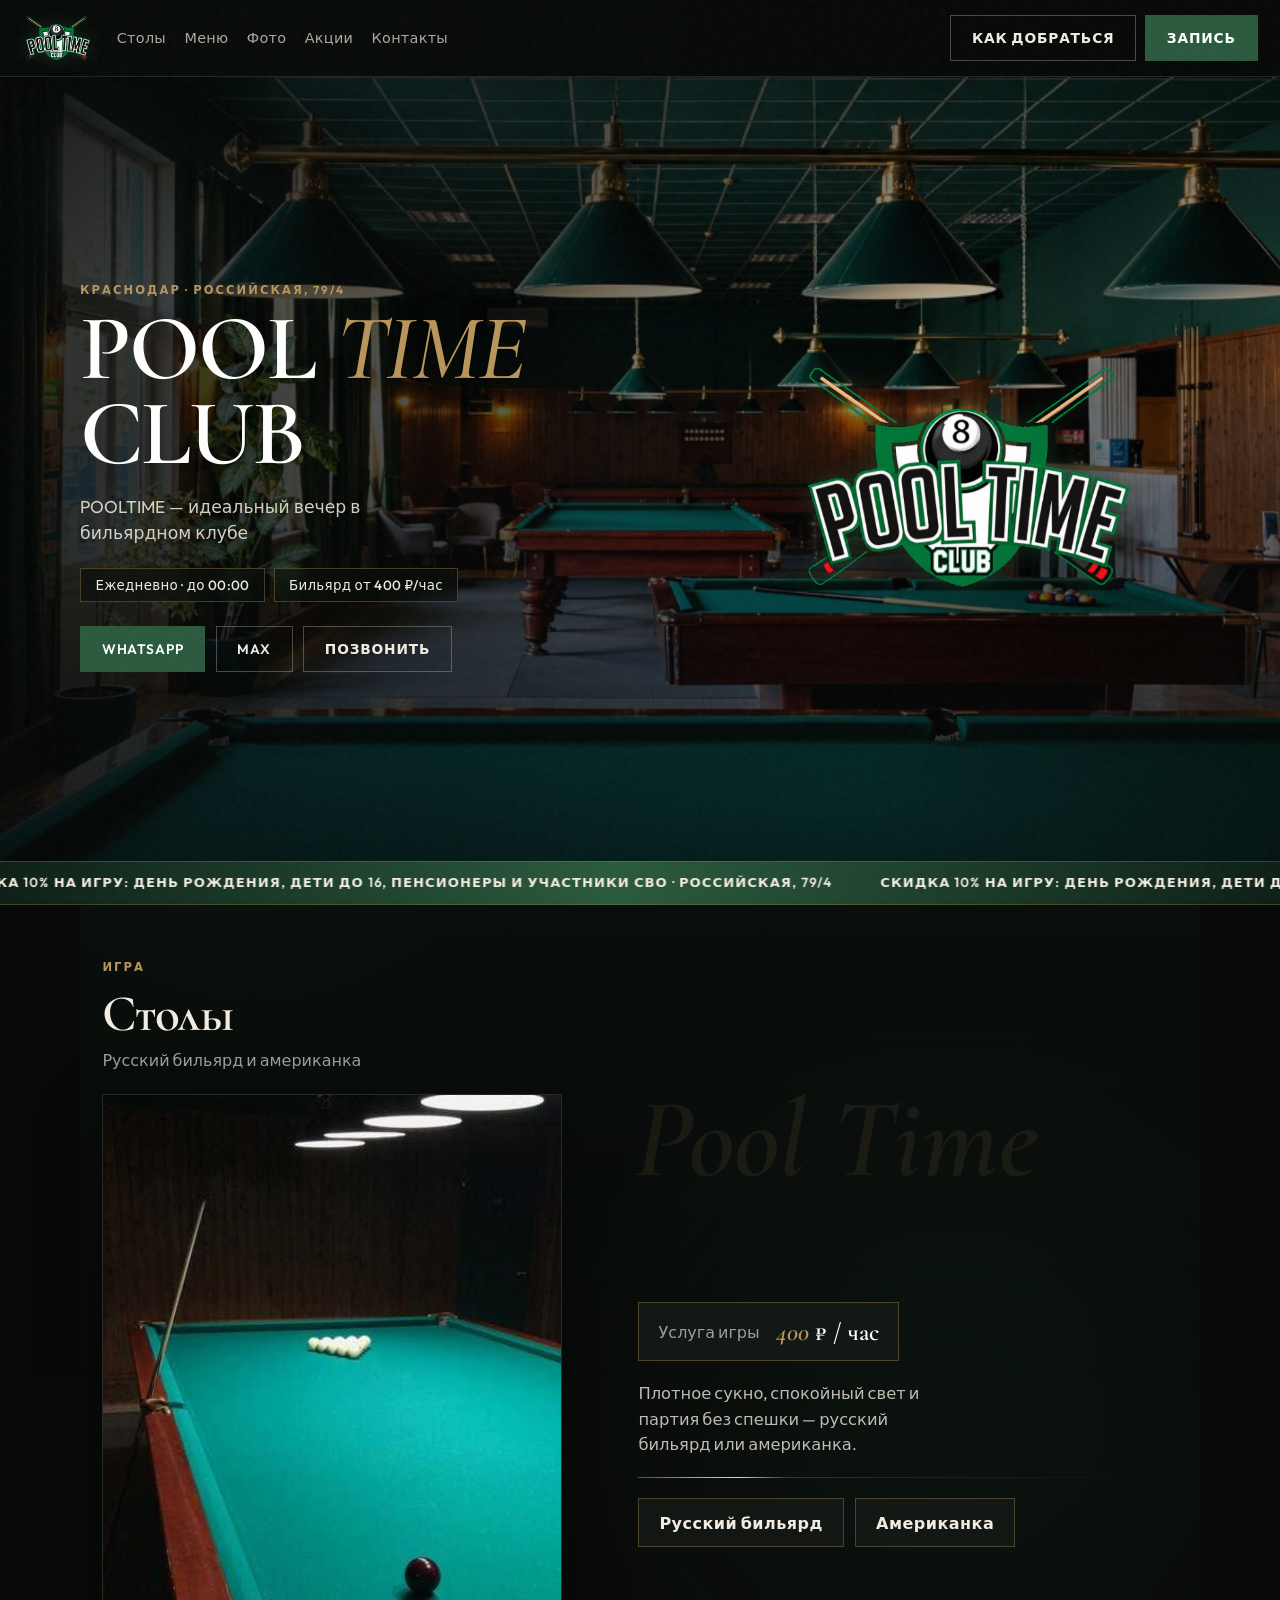
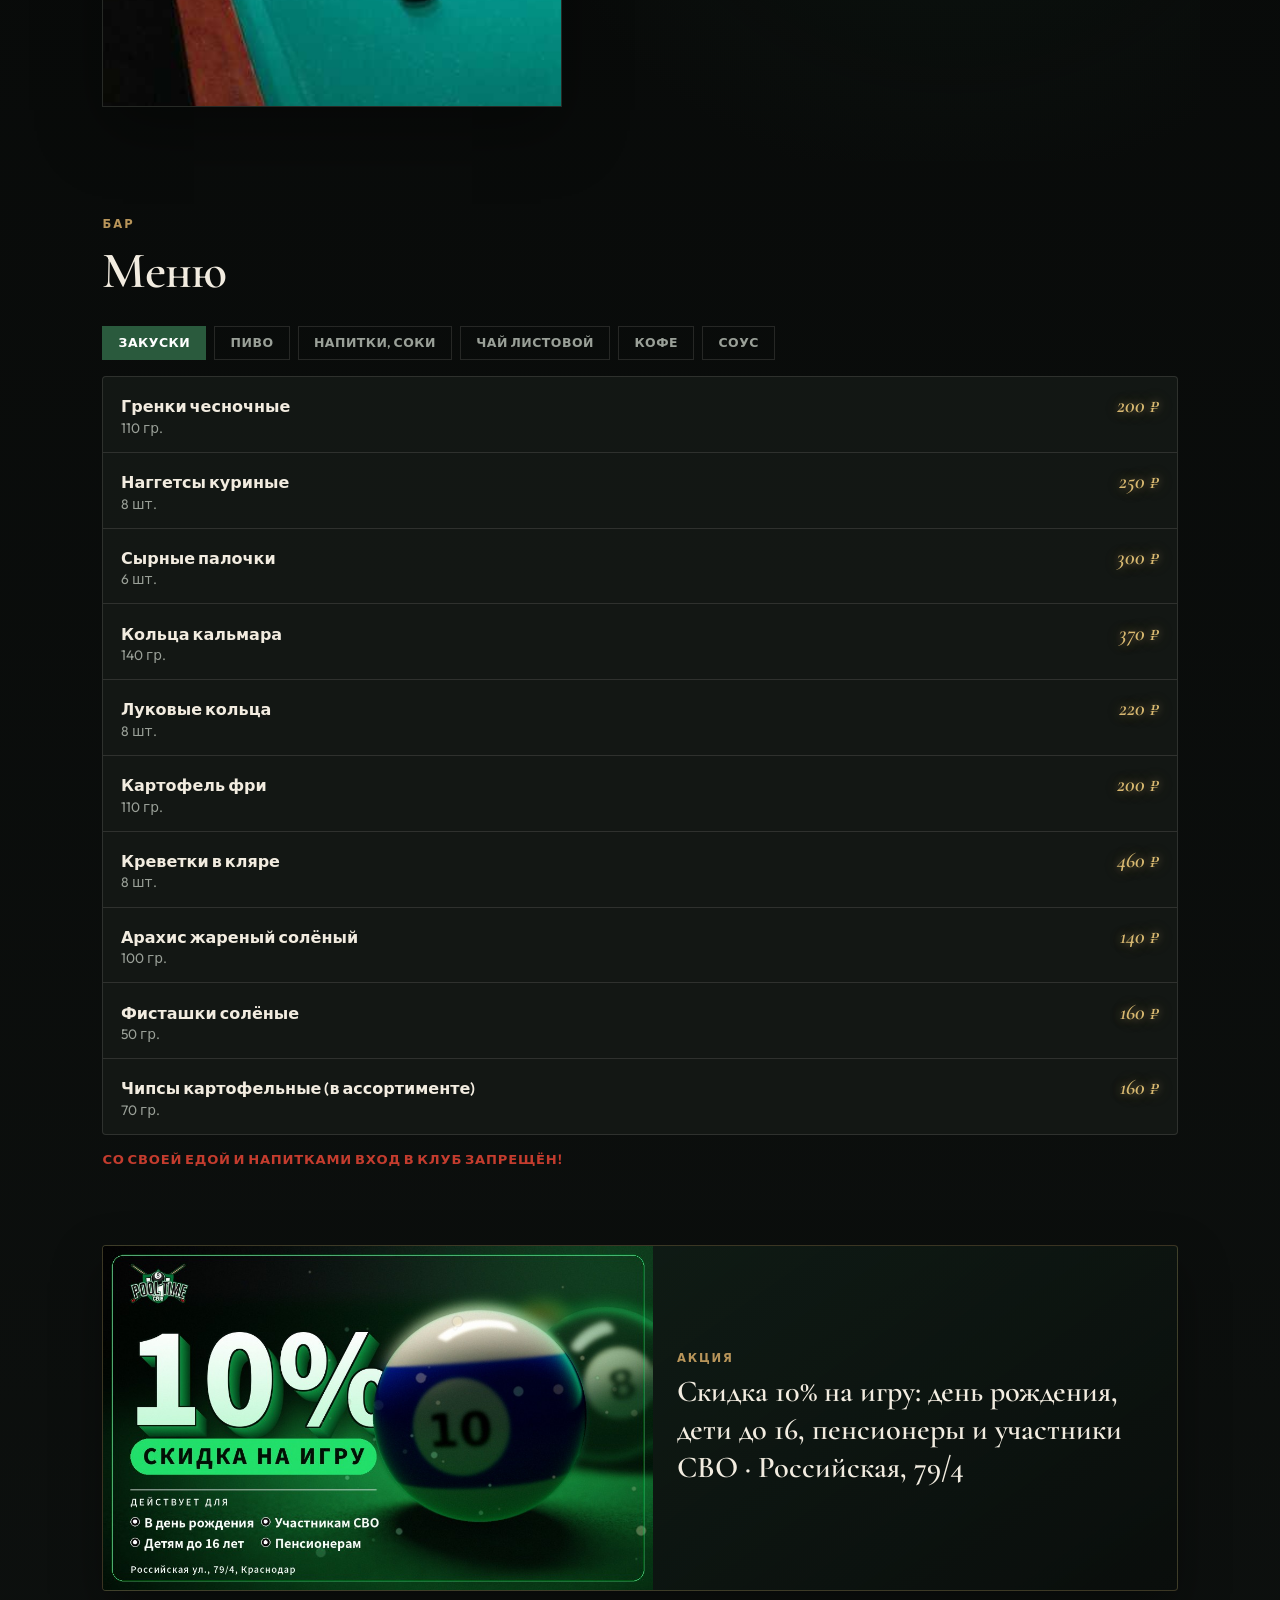
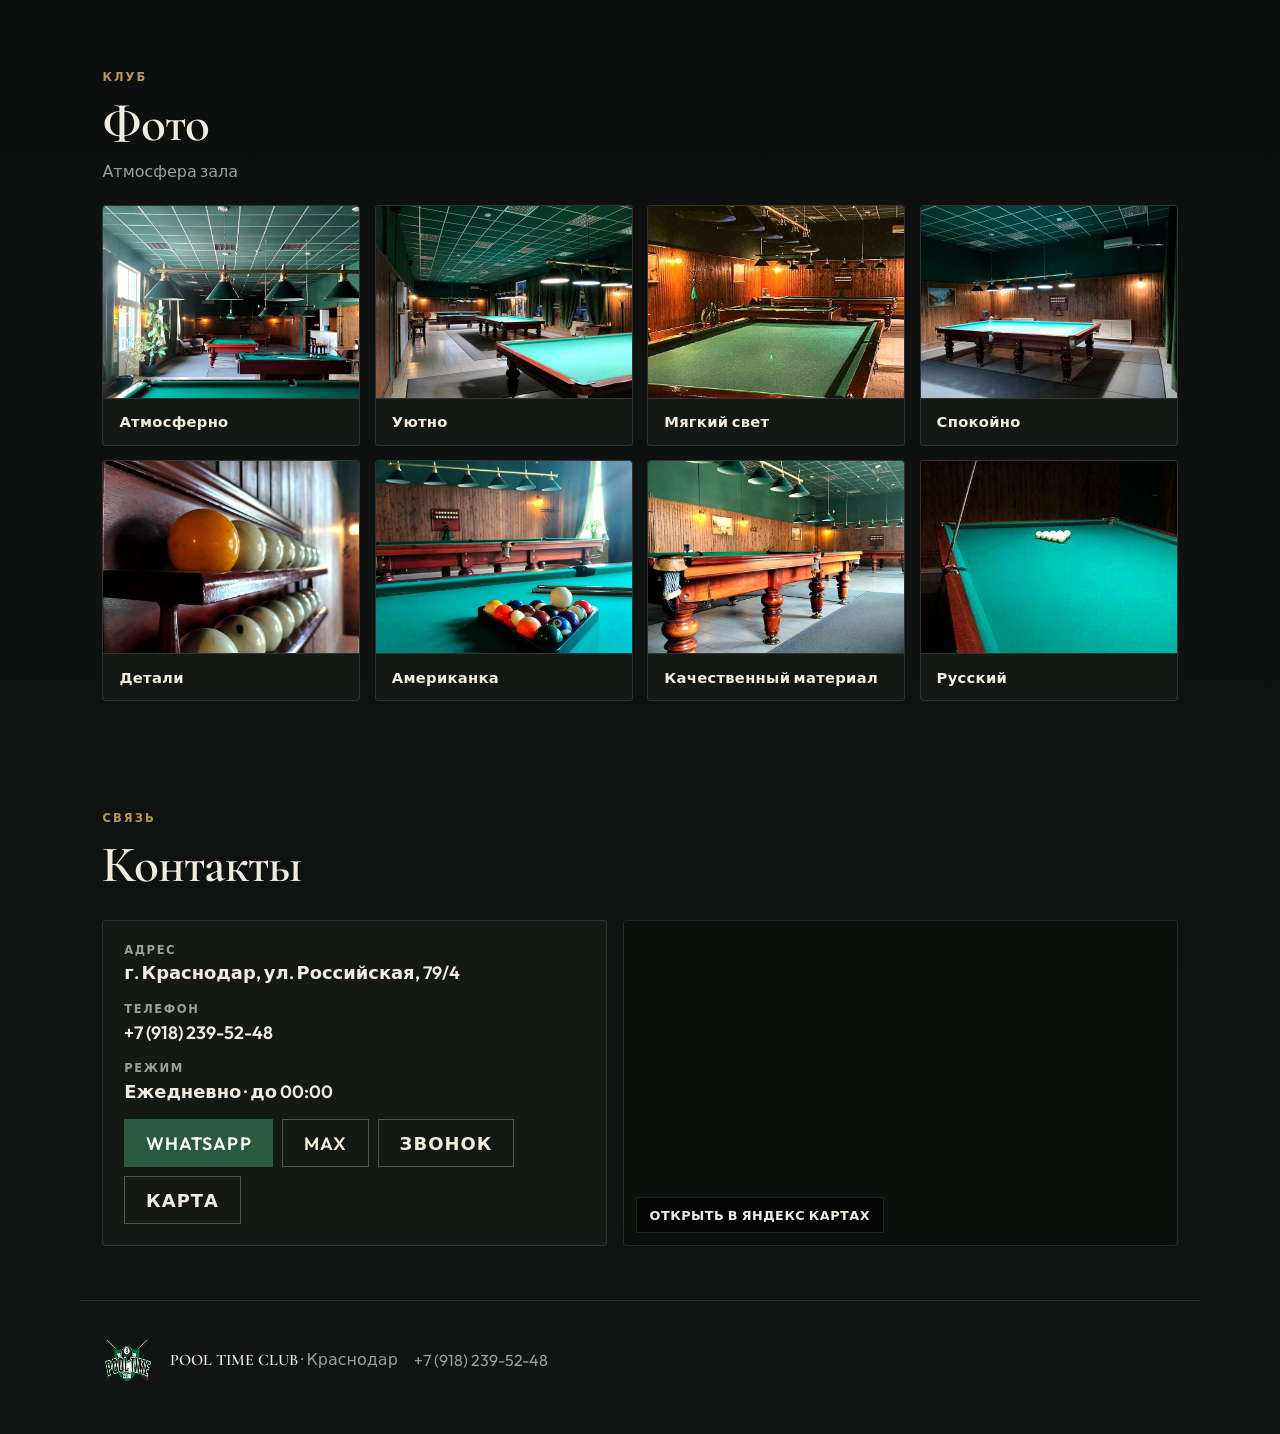
<file: index.html>
<!DOCTYPE html>
<html lang="ru" translate="no" class="notranslate">
<head>
  <meta charset="UTF-8" />
  <meta name="viewport" content="width=device-width, initial-scale=1" />
  <meta name="google" content="notranslate" />
  <title>POOL TIME CLUB — бильярд в Краснодаре</title>
  <meta name="description" content="Бильярдный клуб Pool Time: столы, меню, акции. Краснодар, ул. Российская, 79/4." />
  <link rel="preconnect" href="https://fonts.googleapis.com" />
  <link rel="preconnect" href="https://fonts.gstatic.com" crossorigin />
  <link href="https://fonts.googleapis.com/css2?family=Cormorant+Garamond:ital,wght@0,500;0,600;0,700;1,500&family=Outfit:wght@400;500;600;700&display=swap" rel="stylesheet" />
  <link rel="stylesheet" href="styles.css?v=blend22" />
</head>
<body>
  <div class="noise" aria-hidden="true"></div>

  <header class="top" id="header">
    <a class="brand" href="#top">
      <img src="img/logo.png?v=edge2" alt="POOL TIME CLUB" width="160" height="113" />
    </a>
    <nav class="nav" id="nav">
      <a href="#tables">Столы</a>
      <a href="#menu">Меню</a>
      <a href="#media">Фото</a>
      <a href="#promo">Акции</a>
      <a href="#contacts">Контакты</a>
    </nav>
    <div class="top__actions">
      <a class="btn btn--ghost top__map" href="#contacts">Как добраться</a>
      <a class="btn btn--primary" id="btn-book-top" href="https://wa.me/79182395248" target="_blank" rel="noopener">Запись</a>
    </div>
    <button class="nav-toggle" type="button" aria-label="Меню" aria-expanded="false"><span></span></button>
  </header>

  <main id="top">
    <section class="hero">
      <div class="hero__photo" aria-hidden="true">
        <img src="img/gallery/hero.jpg?v=2" alt="" fetchpriority="high" />
      </div>
      <div class="hero__grade" aria-hidden="true"></div>
      <div class="hero__inner">
        <div class="hero__copy">
          <p class="eyebrow">Краснодар · Российская, 79/4</p>
          <h1>POOL <span>TIME</span> CLUB</h1>
          <p class="hero__lead" id="hero-tagline">POOLTIME — идеальный вечер в бильярдном клубе</p>
          <div class="hero__meta">
            <span id="hero-hours">Ежедневно · до 00:00</span>
            <span id="hero-price">Бильярд от 400 ₽/час</span>
          </div>
          <div class="hero__cta">
            <a class="btn btn--primary" id="btn-wa" href="https://wa.me/79182395248" target="_blank" rel="noopener">WhatsApp</a>
            <a class="btn btn--max" id="btn-max" href="https://max.ru/" target="_blank" rel="noopener">MAX</a>
            <a class="btn btn--ghost" id="btn-call" href="tel:+79182395248">Позвонить</a>
          </div>
        </div>
        <div class="hero__badge" aria-hidden="true">
          <img src="img/logo.png?v=edge2" alt="" />
        </div>
      </div>
      <div class="promo-rail" id="promo-rail" aria-live="polite">
        <div class="promo-rail__track" id="promo-track">
          <span>Скидка 10% на игру: день рождения, дети до 16, пенсионеры и участники СВО · Российская, 79/4</span>
          <span>Скидка 10% на игру: день рождения, дети до 16, пенсионеры и участники СВО · Российская, 79/4</span>
          <span>Скидка 10% на игру: день рождения, дети до 16, пенсионеры и участники СВО · Российская, 79/4</span>
          <span>Скидка 10% на игру: день рождения, дети до 16, пенсионеры и участники СВО · Российская, 79/4</span>
          <span>Скидка 10% на игру: день рождения, дети до 16, пенсионеры и участники СВО · Российская, 79/4</span>
          <span>Скидка 10% на игру: день рождения, дети до 16, пенсионеры и участники СВО · Российская, 79/4</span>
          <span>Скидка 10% на игру: день рождения, дети до 16, пенсионеры и участники СВО · Российская, 79/4</span>
          <span>Скидка 10% на игру: день рождения, дети до 16, пенсионеры и участники СВО · Российская, 79/4</span>
        </div>
      </div>
    </section>

    <section class="section section--tables" id="tables">
      <div class="section-head">
        <p class="eyebrow">Игра</p>
        <h2>Столы</h2>
        <p class="section-lead" id="tables-note">Русский бильярд и американка</p>
      </div>
      <div class="tables-row">
        <figure class="tables-shot">
          <img src="img/gallery/tables-hero.jpg" alt="Игровой стол Pool Time" loading="lazy" />
        </figure>
        <div class="tables-side">
          <p class="tables-mark" id="tables-mark" aria-hidden="true">Pool Time</p>
          <div class="price-pill" id="billiard-pill">
            <span>Услуга игры</span>
            <strong><em id="billiard-price">400</em> ₽ / час</strong>
          </div>
          <p class="tables-aside-text">Плотное сукно, спокойный свет и партия без спешки — русский бильярд или американка.</p>
          <div class="tables-rule" aria-hidden="true"></div>
          <div class="tables-types" id="tables-types">
            <div class="tables-type">Русский бильярд</div>
            <div class="tables-type">Американка</div>
          </div>
        </div>
      </div>
    </section>

    <section class="section section--menu" id="menu">
      <div class="section-head">
        <p class="eyebrow">Бар</p>
        <h2>Меню</h2>
      </div>
      <div class="menu-tabs" id="menu-tabs" role="tablist"></div>
      <div class="menu-panel" id="menu-panel"></div>
      <p class="menu-note" id="menu-note">Со своей едой и напитками вход в клуб запрещён!</p>
    </section>

    <section class="section section--promo" id="promo">
      <div class="promo-card" id="promo-card">
        <div class="promo-card__media" id="promo-media">
          <div class="placeholder">Фото акции</div>
        </div>
        <div class="promo-card__body">
          <p class="promo-card__label">Акция</p>
          <p class="promo-card__text" id="promo-text">Скидка 10% на игру: день рождения, дети до 16, пенсионеры и участники СВО · Российская, 79/4</p>
        </div>
      </div>
    </section>

    <section class="section section--media" id="media">
      <div class="section-head">
        <p class="eyebrow">Клуб</p>
        <h2>Фото</h2>
        <p class="section-lead">Атмосфера зала</p>
      </div>
      <div class="media-grid" id="media-grid"></div>
    </section>

    <section class="section section--contacts" id="contacts">
      <div class="section-head">
        <p class="eyebrow">Связь</p>
        <h2>Контакты</h2>
      </div>
      <div class="contacts">
        <div class="contacts__info">
          <p><span>Адрес</span><a id="contact-address" href="https://yandex.ru/maps/-/CXBAMBNb" target="_blank" rel="noopener">г. Краснодар, ул. Российская, 79/4</a></p>
          <p><span>Телефон</span><a id="contact-phone" href="tel:+79182395248">+7 (918) 239-52-48</a></p>
          <p><span>Режим</span><strong id="contact-hours">Ежедневно · до 00:00</strong></p>
          <div class="contacts__btns">
            <a class="btn btn--primary" id="c-wa" href="https://wa.me/79182395248" target="_blank" rel="noopener">WhatsApp</a>
            <a class="btn btn--max" id="c-max" href="https://max.ru/" target="_blank" rel="noopener">MAX</a>
            <a class="btn btn--ghost" id="c-call" href="tel:+79182395248">Звонок</a>
            <a class="btn btn--ghost" id="c-maps" href="https://yandex.ru/maps/-/CXBAMBNb" target="_blank" rel="noopener">Карта</a>
          </div>
        </div>
        <div class="contacts__map">
          <iframe title="Pool Time на карте" src="https://yandex.ru/map-widget/v1/?ll=39.050367%2C45.035900&amp;z=16&amp;pt=39.050367,45.035900,pm2rdm&amp;l=map" loading="lazy" referrerpolicy="no-referrer-when-downgrade"></iframe>
          <a class="map-fallback" href="https://yandex.ru/maps/-/CXBAMBNb" target="_blank" rel="noopener">Открыть в Яндекс Картах</a>
        </div>
      </div>
    </section>
  </main>

  <footer class="foot">
    <img src="img/logo.png?v=edge2" alt="" width="72" height="51" />
    <p><strong>POOL TIME CLUB</strong> · Краснодар</p>
    <p id="foot-phone">+7 (918) 239-52-48</p>
  </footer>

  <script src="script.js?v=blend16"></script>
</body>
</html>
</file>
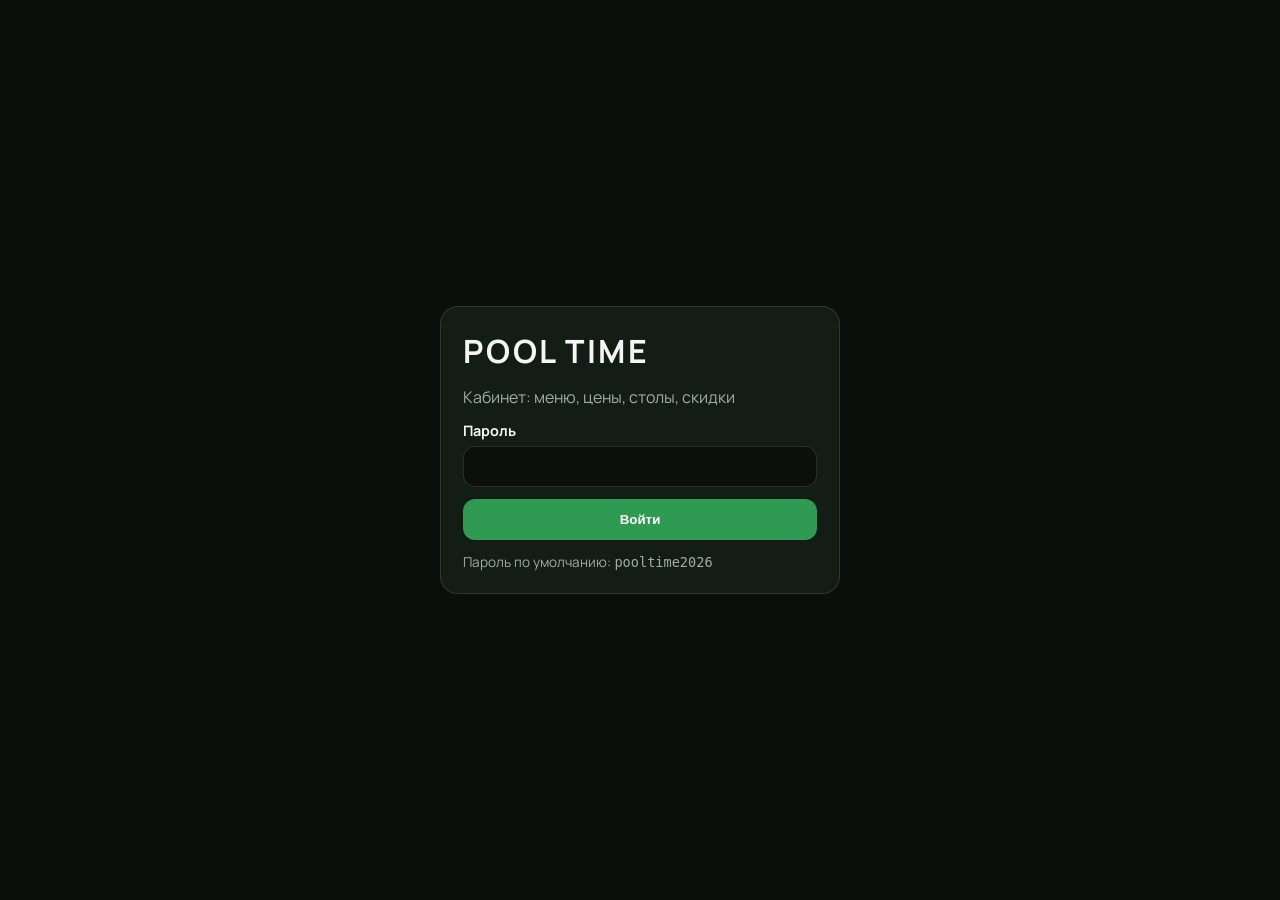
<file: admin/index.html>
<!DOCTYPE html>
<html lang="ru">
<head>
  <meta charset="UTF-8" />
  <meta name="viewport" content="width=device-width, initial-scale=1" />
  <title>Админка · POOL TIME</title>
  <link href="https://fonts.googleapis.com/css2?family=Manrope:wght@400;600;700;800&display=swap" rel="stylesheet" />
  <link rel="stylesheet" href="admin.css" />
</head>
<body>
  <div class="gate" id="gate">
    <form class="gate__card" id="login-form">
      <h1>POOL TIME</h1>
      <p>Кабинет: меню, цены, столы, скидки</p>
      <label>Пароль<input type="password" id="password" required autocomplete="current-password" /></label>
      <button type="submit">Войти</button>
      <p class="hint">Пароль по умолчанию: <code>pooltime2026</code></p>
      <p class="err" id="login-err" hidden>Неверный пароль</p>
    </form>
  </div>

  <div class="app" id="app" hidden>
    <header class="bar">
      <strong>Админка POOL TIME</strong>
      <div class="bar__actions">
        <a href="../" target="_blank">Открыть сайт</a>
        <button type="button" id="logout">Выйти</button>
      </div>
    </header>

    <main class="wrap">
      <section class="block">
        <h2>Клуб</h2>
        <div class="grid-2">
          <label>Адрес<input id="club-address" /></label>
          <label>Режим работы<input id="club-hours" /></label>
          <label>Телефон<input id="club-phone" /></label>
          <label>Телефон (для звонка, цифры)<input id="club-phone-raw" placeholder="79182395248" /></label>
          <label>WhatsApp URL<input id="club-wa" /></label>
          <label>MAX URL<input id="club-max" /></label>
          <label class="full">Фраза по умолчанию (если нет скидки)<input id="club-tagline" /></label>
        </div>
      </section>

      <section class="block">
        <h2>Бильярд · цена часа</h2>
        <div class="grid-2">
          <label>Цена, ₽<input id="billiard-price" type="number" min="0" /></label>
          <label>Подпись<input id="billiard-note" /></label>
        </div>
      </section>

      <section class="block">
        <h2>Скидки</h2>
        <label class="check"><input type="checkbox" id="promo-enabled" /> Показывать акцию</label>
        <label>Текст акции (бегущая строка + карточка)<textarea id="promo-text" rows="3"></textarea></label>
        <label>Фото акции
          <input type="file" id="promo-file" accept="image/*" />
        </label>
        <div class="preview" id="promo-preview"></div>
        <button type="button" class="btn-secondary" id="promo-clear">Убрать фото акции</button>
      </section>

      <section class="block">
        <h2>Фото столов</h2>
        <div id="tables-editor" class="stack"></div>
      </section>

      <section class="block">
        <h2>Фото / видео клуба</h2>
        <div id="gallery-editor" class="stack"></div>
      </section>

      <section class="block">
        <h2>Меню</h2>
        <div id="menu-editor" class="stack"></div>
        <button type="button" class="btn-secondary" id="add-category">+ Категория</button>
      </section>

      <section class="block">
        <label>Примечание под меню<textarea id="notice" rows="2"></textarea></label>
      </section>

      <div class="save-bar">
        <button type="button" class="btn-primary" id="save">Сохранить изменения</button>
        <span id="save-status"></span>
      </div>
    </main>
  </div>

  <script src="admin.js"></script>
</body>
</html>
</file>
<file: styles.css>
:root {
  --bg: #080a09;
  --bg-2: #101412;
  --panel: #141916;
  --line: rgba(242, 236, 224, 0.12);
  --felt: #1c3f2c;
  --felt-mid: #2a5a3d;
  --brass: #b8955a;
  --wood: #8a6a45;
  --text: #f2ece0;
  --muted: #9aa098;
  --red: #c43c2e;
  --radius: 4px;
  --font: "Outfit", system-ui, sans-serif;
  --display: "Cormorant Garamond", Georgia, serif;
  --max: 1120px;
  --ease: cubic-bezier(0.22, 1, 0.36, 1);
}

* { box-sizing: border-box; }
html { scroll-behavior: smooth; }
body {
  margin: 0;
  font-family: var(--font);
  color: var(--text);
  background:
    radial-gradient(ellipse 70% 40% at 20% 0%, rgba(28, 63, 44, 0.35), transparent 55%),
    linear-gradient(180deg, #050706 0%, var(--bg) 30%, var(--bg-2) 100%);
  min-height: 100vh;
}
img { max-width: 100%; display: block; }
a { color: inherit; text-decoration: none; }
button, input, textarea, select { font: inherit; }
h1, h2, h3 {
  font-family: var(--display);
  font-weight: 600;
  letter-spacing: -0.02em;
}

.noise {
  pointer-events: none;
  position: fixed;
  inset: 0;
  z-index: 80;
  opacity: 0.03;
  background-image: url("data:image/svg+xml,%3Csvg viewBox='0 0 200 200' xmlns='http://www.w3.org/2000/svg'%3E%3Cfilter id='n'%3E%3CfeTurbulence type='fractalNoise' baseFrequency='0.85' numOctaves='2' stitchTiles='stitch'/%3E%3C/filter%3E%3Crect width='100%25' height='100%25' filter='url(%23n)'/%3E%3C/svg%3E");
}

.top {
  position: sticky;
  top: 0;
  z-index: 40;
  display: flex;
  align-items: center;
  gap: 1rem;
  padding: 0.75rem 1.4rem;
  background: rgba(8, 10, 9, 0.9);
  backdrop-filter: blur(16px);
  border-bottom: 1px solid var(--line);
}
.brand img {
  width: 72px;
  height: auto;
  filter: drop-shadow(0 0 8px rgba(42, 90, 61, 0.4));
}
.nav {
  display: flex;
  gap: 1.15rem;
  margin-left: 0.4rem;
  flex: 1;
}
.nav a {
  color: rgba(242, 236, 224, 0.7);
  font-weight: 500;
  font-size: 0.9rem;
  letter-spacing: 0.02em;
}
.nav a:hover { color: #fff; }
.top__actions { display: flex; gap: 0.55rem; }
.nav-toggle {
  display: none;
  width: 42px;
  height: 42px;
  border: 1px solid var(--line);
  border-radius: 0;
  background: transparent;
  position: relative;
  cursor: pointer;
}
.nav-toggle span,
.nav-toggle span::before,
.nav-toggle span::after {
  content: "";
  position: absolute;
  left: 11px;
  right: 11px;
  height: 1.5px;
  background: var(--text);
  top: 50%;
}
.nav-toggle span::before { top: -7px; }
.nav-toggle span::after { top: 7px; }

.btn {
  display: inline-flex;
  align-items: center;
  justify-content: center;
  gap: 0.4rem;
  min-height: 46px;
  padding: 0.7rem 1.3rem;
  border-radius: 0;
  border: 1px solid transparent;
  font-weight: 600;
  font-size: 0.86rem;
  letter-spacing: 0.06em;
  text-transform: uppercase;
  transition: background 0.25s var(--ease), border-color 0.25s, color 0.25s, transform 0.25s;
  cursor: pointer;
}
.btn--primary {
  background: var(--felt-mid);
  color: #fff;
  border-color: var(--felt-mid);
}
.btn--primary:hover {
  background: #346a48;
  transform: translateY(-1px);
}
.btn--max {
  background: transparent;
  border-color: rgba(242, 236, 224, 0.28);
  color: var(--text);
}
.btn--max:hover { border-color: var(--brass); color: #fff; }
.btn--ghost {
  background: transparent;
  border-color: rgba(242, 236, 224, 0.28);
  color: var(--text);
}
.btn--ghost:hover { border-color: var(--brass); color: #fff; }

.eyebrow {
  margin: 0 0 0.55rem;
  color: var(--brass);
  text-transform: uppercase;
  letter-spacing: 0.18em;
  font-size: 0.72rem;
  font-weight: 700;
}

/* Hero layout: hybrid split */
.hero {
  position: relative;
  min-height: calc(100vh - 72px);
  min-height: calc(100dvh - 72px);
  overflow: hidden;
  display: flex;
  align-items: center;
}
.hero__photo,
.hero__grade {
  position: absolute;
  inset: 0;
  z-index: 0;
}
.hero__photo img {
  width: 100%;
  height: 100%;
  object-fit: cover;
  object-position: 48% 40%;
  transform: scale(1.04);
  filter: saturate(1.05) contrast(1.03);
}
.hero__grade {
  background:
    linear-gradient(105deg, rgba(5, 7, 6, 0.88) 0%, rgba(5, 7, 6, 0.58) 42%, rgba(5, 7, 6, 0.28) 70%, rgba(5, 7, 6, 0.55) 100%),
    linear-gradient(180deg, rgba(5, 7, 6, 0.4) 0%, transparent 28%, rgba(5, 7, 6, 0.78) 100%);
}
.hero__inner {
  position: relative;
  z-index: 1;
  width: min(var(--max), calc(100% - 2.8rem));
  margin: 0 auto;
  padding: 2.5rem 0 4.2rem;
  display: grid;
  grid-template-columns: 1.15fr 0.85fr;
  gap: 2rem;
  align-items: center;
}
.hero h1 {
  margin: 0;
  font-family: var(--display);
  font-size: clamp(3.2rem, 8vw, 5.8rem);
  line-height: 0.92;
  letter-spacing: -0.02em;
  font-weight: 600;
  color: #fff;
  text-shadow: 0 16px 48px rgba(0, 0, 0, 0.45);
}
.hero h1 span {
  font-style: italic;
  font-weight: 500;
  color: var(--brass);
}
.hero__lead {
  margin: 1.1rem 0 1.35rem;
  color: rgba(242, 236, 224, 0.86);
  font-size: 1.08rem;
  max-width: 34ch;
  line-height: 1.5;
  font-weight: 400;
}
.hero__meta {
  display: flex;
  flex-wrap: wrap;
  gap: 0.55rem;
  margin-bottom: 1.5rem;
}
.hero__meta span {
  padding: 0.5rem 0.9rem;
  border-radius: 0;
  background: rgba(8, 14, 10, 0.65);
  border: 1px solid rgba(184, 149, 90, 0.35);
  backdrop-filter: blur(8px);
  font-size: 0.84rem;
  font-weight: 500;
  letter-spacing: 0.02em;
}
.hero__cta { display: flex; flex-wrap: wrap; gap: 0.65rem; }
.hero__badge {
  justify-self: center;
  width: min(360px, 100%);
  animation: floaty 5s ease-in-out infinite;
}
.hero__badge img {
  width: 100%;
  height: auto;
  filter:
    drop-shadow(0 0 12px rgba(42, 90, 61, 0.45))
    drop-shadow(0 18px 40px rgba(0, 0, 0, 0.45));
}
@keyframes floaty {
  0%, 100% { transform: translateY(0); }
  50% { transform: translateY(-10px); }
}

.promo-rail {
  position: absolute;
  left: 0;
  right: 0;
  bottom: 0;
  z-index: 2;
  overflow: hidden;
  background: linear-gradient(90deg, #0d1f16, var(--felt-mid) 48%, #0d1f16);
  border-block: 1px solid rgba(184, 149, 90, 0.28);
  min-height: 44px;
  display: flex;
  align-items: center;
  transform: translateZ(0);
  -webkit-backface-visibility: hidden;
  backface-visibility: hidden;
}
.promo-rail__track {
  display: flex;
  gap: 3rem;
  white-space: nowrap;
  width: max-content;
  padding: 0.7rem 0;
  font-weight: 600;
  letter-spacing: 0.08em;
  text-transform: uppercase;
  font-size: 0.82rem;
  transform: translate3d(0, 0, 0);
  will-change: transform;
  backface-visibility: hidden;
  -webkit-backface-visibility: hidden;
}

.tables-row {
  display: grid;
  grid-template-columns: auto minmax(280px, 1fr);
  gap: 2rem 4.5rem;
  align-items: stretch;
}
.tables-shot {
  margin: 0;
  width: 460px;
  max-width: 56vw;
  overflow: hidden;
  border: 1px solid var(--line);
  background: #0a0f0b;
  box-shadow: 0 24px 60px rgba(0, 0, 0, 0.35);
}
.tables-shot img {
  width: 100%;
  height: auto;
  aspect-ratio: 3 / 4;
  object-fit: cover;
  object-position: center 35%;
}
.tables-side {
  position: relative;
  display: flex;
  flex-direction: column;
  justify-content: center;
  align-items: flex-start;
  gap: 1.25rem;
  min-height: 100%;
  padding: 4.2rem 0.5rem 1.2rem 0.25rem;
  border: 0;
  background: transparent;
  overflow: visible;
}
.tables-mark {
  position: absolute;
  left: 0;
  right: auto;
  top: -0.15rem;
  margin: 0;
  font-family: var(--display);
  font-size: clamp(4.5rem, 9vw, 7rem);
  line-height: 0.85;
  font-weight: 600;
  font-style: italic;
  text-align: left;
  white-space: nowrap;
  color: rgba(212, 176, 106, 0.28);
  text-shadow: none;
  -webkit-text-stroke: 0;
  opacity: 0.3;
  pointer-events: none;
  user-select: none;
}
.tables-mark.is-flicker {
  animation: play-flicker 1.3s ease-in-out 1;
}
.tables-mark.is-on {
  opacity: 1;
  color: rgba(232, 198, 120, 0.72);
  text-shadow:
    0 0 8px rgba(232, 198, 120, 0.45),
    0 0 22px rgba(184, 149, 90, 0.35),
    0 0 40px rgba(184, 149, 90, 0.2);
  transition: opacity 0.55s ease, color 0.55s ease, text-shadow 0.55s ease;
}
@keyframes play-flicker {
  0% { opacity: 0.04; color: rgba(184, 149, 90, 0.1); text-shadow: none; }
  12% { opacity: 0.04; }
  22% { opacity: 0.8; color: #f0d89a; text-shadow: 0 0 14px rgba(240, 216, 154, 0.45); }
  28% { opacity: 0.06; text-shadow: none; }
  42% { opacity: 0.06; }
  52% { opacity: 0.95; color: #ffe7b0; text-shadow: 0 0 16px rgba(255, 231, 176, 0.5), 0 0 28px rgba(184, 149, 90, 0.28); }
  58% { opacity: 0.1; text-shadow: none; }
  70% { opacity: 0.1; }
  80% { opacity: 0.75; color: #efd6a0; text-shadow: 0 0 12px rgba(239, 214, 160, 0.35); }
  86% { opacity: 0.2; text-shadow: none; }
  92% { opacity: 0.55; color: rgba(232, 198, 120, 0.55); text-shadow: 0 0 10px rgba(184, 149, 90, 0.25); }
  100% { opacity: 0.72; color: rgba(232, 198, 120, 0.7); text-shadow: 0 0 14px rgba(184, 149, 90, 0.28); }
}
.tables-aside-text {
  margin: 0;
  max-width: 28ch;
  color: rgba(242, 236, 224, 0.78);
  font-size: 1.02rem;
  line-height: 1.55;
}
.tables-rule {
  position: relative;
  width: 100%;
  height: 1px;
  overflow: hidden;
  background: linear-gradient(90deg, rgba(184, 149, 90, 0.45), rgba(184, 149, 90, 0.12) 55%, transparent);
}
.tables-rule::after {
  content: "";
  position: absolute;
  inset: 0 auto 0 0;
  width: 28%;
  background: linear-gradient(90deg, transparent, var(--brass), #e8d5a8, transparent);
  box-shadow: 0 0 10px rgba(184, 149, 90, 0.55);
  animation: tables-rule-run 2.6s var(--ease) infinite;
}
@keyframes tables-rule-run {
  0% { transform: translateX(-130%); opacity: 0; }
  15% { opacity: 1; }
  85% { opacity: 1; }
  100% { transform: translateX(380%); opacity: 0; }
}
.tables-types {
  display: flex;
  flex-wrap: wrap;
  gap: 0.7rem;
}
.tables-type {
  padding: 0.85rem 1.25rem;
  border-radius: 0;
  border: 1px solid rgba(184, 149, 90, 0.35);
  background: rgba(20, 25, 22, 0.9);
  font-weight: 600;
  letter-spacing: 0.03em;
}

.section {
  max-width: var(--max);
  margin: 0 auto;
  padding: 3.4rem 1.4rem;
}
.section--tables {
  position: relative;
  overflow: visible;
  background:
    radial-gradient(ellipse 55% 65% at 78% 58%, rgba(28, 63, 44, 0.18), transparent 70%),
    linear-gradient(180deg, rgba(28, 63, 44, 0.1), transparent 55%);
}
.section-head { margin-bottom: 1.5rem; }
.section-head--row {
  display: flex;
  flex-wrap: wrap;
  align-items: flex-end;
  justify-content: space-between;
  gap: 1rem;
}
.section-head h2 {
  font-size: clamp(2.2rem, 4.5vw, 3.2rem);
  margin: 0.15rem 0;
  font-weight: 600;
}
.section-lead { color: var(--muted); margin: 0.35rem 0 0; }

.section--promo {
  padding-top: 1.5rem;
  padding-bottom: 1.5rem;
}
.promo-card {
  display: grid;
  grid-template-columns: 1.05fr 1fr;
  gap: 0;
  background: linear-gradient(145deg, rgba(28, 63, 44, 0.4), rgba(10, 14, 12, 0.98));
  border: 1px solid rgba(184, 149, 90, 0.28);
  border-radius: var(--radius);
  overflow: hidden;
  min-height: 200px;
  box-shadow: 0 20px 50px rgba(0, 0, 0, 0.35);
}
.promo-card__media {
  min-height: 0;
  background: #0a0f0b;
  position: relative;
  display: flex;
  align-items: center;
  justify-content: center;
  aspect-ratio: 1024 / 640;
}
.promo-card__media img {
  width: 100%;
  height: 100%;
  object-fit: contain;
  object-position: center;
  display: block;
}
.promo-card__body {
  padding: 1.4rem 1.5rem;
  display: grid;
  align-content: center;
  gap: 0.5rem;
}
.promo-card__label {
  margin: 0;
  color: var(--brass);
  text-transform: uppercase;
  letter-spacing: 0.16em;
  font-size: 0.72rem;
  font-weight: 700;
}
.promo-card__text {
  margin: 0;
  font-family: var(--display);
  font-size: clamp(1.35rem, 2.6vw, 1.9rem);
  font-weight: 600;
  line-height: 1.25;
}

.placeholder {
  width: 100%;
  height: 100%;
  min-height: 160px;
  display: grid;
  place-items: center;
  color: var(--muted);
  border: 1px dashed rgba(242, 236, 224, 0.14);
  background:
    linear-gradient(135deg, rgba(255, 255, 255, 0.03), transparent),
    repeating-linear-gradient(-45deg, transparent, transparent 8px, rgba(255, 255, 255, 0.03) 8px, rgba(255, 255, 255, 0.03) 16px);
  font-weight: 500;
}

.price-pill {
  display: inline-flex;
  align-items: center;
  gap: 1rem;
  padding: 0.85rem 1.2rem;
  border-radius: 0;
  background: rgba(20, 25, 22, 0.95);
  border: 1px solid rgba(184, 149, 90, 0.35);
  margin: 0;
}
.price-pill span { color: var(--muted); font-weight: 500; }
.price-pill strong {
  font-family: var(--display);
  font-size: 1.55rem;
  color: #fff;
  font-weight: 600;
}
.price-pill em { font-style: italic; color: var(--brass); }

.cards,
.media-grid {
  display: grid;
  grid-template-columns: repeat(4, 1fr);
  gap: 0.9rem;
}
.card,
.media-card {
  background: var(--panel);
  border: 1px solid var(--line);
  border-radius: var(--radius);
  overflow: hidden;
  display: flex;
  flex-direction: column;
  transition: border-color 0.25s var(--ease), transform 0.25s var(--ease);
}
.card:hover,
.media-card:hover {
  border-color: rgba(184, 149, 90, 0.4);
  transform: translateY(-3px);
}
.card__media,
.media-card__media {
  position: relative;
  aspect-ratio: 4 / 3;
  background: #0a0f0b;
  overflow: hidden;
}
.card__media img,
.media-card__media img,
.media-card__media video {
  position: absolute;
  inset: 0;
  width: 100%;
  height: 100%;
  object-fit: cover;
  object-position: center 40%;
}
.card__body,
.media-card__body {
  padding: 0.85rem 1rem;
  border-top: 1px solid var(--line);
  font-weight: 600;
  font-size: 0.92rem;
  letter-spacing: 0.02em;
}

.menu-tabs {
  display: flex;
  flex-wrap: wrap;
  gap: 0.5rem;
  margin-bottom: 1rem;
}
.menu-tabs button {
  border: 1px solid var(--line);
  background: transparent;
  color: var(--muted);
  border-radius: 0;
  padding: 0.55rem 0.95rem;
  font-weight: 600;
  letter-spacing: 0.04em;
  text-transform: uppercase;
  font-size: 0.78rem;
  cursor: pointer;
}
.menu-tabs button.is-active {
  color: #fff;
  background: var(--felt-mid);
  border-color: var(--felt-mid);
}
.menu-panel {
  background: rgba(20, 25, 22, 0.9);
  border: 1px solid var(--line);
  border-radius: var(--radius);
  overflow: hidden;
}
.menu-row {
  display: grid;
  grid-template-columns: 1fr auto;
  gap: 0.8rem;
  padding: 0.95rem 1.1rem;
  border-bottom: 1px solid var(--line);
  align-items: baseline;
}
.menu-row:last-child { border-bottom: 0; }
.menu-row__name { font-weight: 600; }
.menu-row__meta {
  display: block;
  color: var(--muted);
  font-size: 0.86rem;
  font-weight: 400;
  margin-top: 0.15rem;
}
.menu-row__price {
  font-family: var(--display);
  font-size: 1.35rem;
  color: rgba(232, 198, 120, 0.92);
  white-space: nowrap;
  font-weight: 600;
  font-style: italic;
  text-shadow:
    0 0 8px rgba(232, 198, 120, 0.45),
    0 0 20px rgba(184, 149, 90, 0.32),
    0 0 36px rgba(184, 149, 90, 0.18);
}
.menu-note {
  margin: 1rem 0 0;
  color: var(--red);
  font-weight: 700;
  text-transform: uppercase;
  letter-spacing: 0.06em;
  font-size: 0.82rem;
}

.contacts {
  display: grid;
  grid-template-columns: 1fr 1.1fr;
  gap: 1rem;
}
.contacts__info {
  background: var(--panel);
  border: 1px solid var(--line);
  border-radius: var(--radius);
  padding: 1.3rem;
  display: grid;
  gap: 1rem;
}
.contacts__info p { margin: 0; display: grid; gap: 0.25rem; }
.contacts__info span {
  color: var(--muted);
  font-size: 0.72rem;
  text-transform: uppercase;
  letter-spacing: 0.14em;
  font-weight: 700;
}
.contacts__info a,
.contacts__info strong {
  font-size: 1.12rem;
  font-weight: 600;
}
.contacts__btns { display: flex; flex-wrap: wrap; gap: 0.55rem; }
.contacts__map {
  border-radius: var(--radius);
  overflow: hidden;
  border: 1px solid var(--line);
  background: #0a0f0b;
  min-height: 320px;
  position: relative;
}
.contacts__map iframe {
  width: 100%;
  height: 100%;
  min-height: 320px;
  border: 0;
  filter: grayscale(0.3) contrast(1.05);
}
.map-fallback {
  position: absolute;
  left: 12px;
  bottom: 12px;
  padding: 0.55rem 0.8rem;
  border-radius: 0;
  background: rgba(0, 0, 0, 0.75);
  border: 1px solid var(--line);
  font-weight: 600;
  font-size: 0.8rem;
  letter-spacing: 0.04em;
  text-transform: uppercase;
}

.foot {
  max-width: var(--max);
  margin: 0 auto;
  padding: 2rem 1.4rem 3rem;
  display: flex;
  align-items: center;
  gap: 1rem;
  color: var(--muted);
  border-top: 1px solid var(--line);
}
.foot img { width: 52px; }
.foot strong {
  color: var(--text);
  font-family: var(--display);
  font-weight: 600;
}

@media (max-width: 920px) {
  .hero {
    min-height: calc(100dvh - 72px);
    flex-direction: column;
    align-items: stretch;
    justify-content: space-between;
  }
  .hero__inner {
    grid-template-columns: 1fr;
    flex: 1;
    display: flex;
    flex-direction: column;
    justify-content: center;
    padding: 1.4rem 0 1.2rem;
    width: min(var(--max), calc(100% - 2rem));
  }
  .hero__badge {
    order: -1;
    width: min(180px, 48%);
    margin: 0 auto 0.6rem;
  }
  .hero__copy { text-align: center; }
  .hero__lead { margin-left: auto; margin-right: auto; }
  .hero__meta { justify-content: center; }
  .hero__cta { justify-content: center; }
  .promo-rail {
    position: relative;
    flex-shrink: 0;
  }
  .promo-card,
  .contacts { grid-template-columns: 1fr; }
  .cards,
  .media-grid { grid-template-columns: repeat(2, 1fr); }
  .nav { display: none; }
  .top__actions {
    display: flex;
    margin-left: auto;
    gap: 0.45rem;
  }
  .top__map { display: none; }
  .top__actions .btn {
    min-height: 40px;
    padding: 0.55rem 0.95rem;
    font-size: 0.78rem;
  }
  .top.is-open .nav {
    display: flex;
    flex-direction: column;
    position: absolute;
    left: 0;
    right: 0;
    top: 100%;
    background: rgba(8, 10, 9, 0.96);
    padding: 1rem 1.2rem 1.2rem;
    border-bottom: 1px solid var(--line);
  }
  .nav-toggle { display: inline-block; }
  .section-head--row { align-items: flex-start; }
}
@media (max-width: 560px) {
  .cards,
  .media-grid { grid-template-columns: 1fr; }
  .hero__cta {
    display: flex;
    flex-wrap: nowrap;
    justify-content: center;
    align-items: stretch;
    gap: 0.45rem;
    width: 100%;
  }
  .hero__cta .btn {
    width: auto;
    flex: 0 1 auto;
    min-width: 0;
    min-height: 40px;
    padding: 0.55rem 0.7rem;
    font-size: 0.7rem;
    letter-spacing: 0.04em;
  }
  .hero h1 { font-size: clamp(2.6rem, 13vw, 3.4rem); }
  .tables-row {
    grid-template-columns: 1fr;
    justify-items: stretch;
    gap: 1.35rem;
  }
  .tables-shot {
    width: 100%;
    max-width: 100%;
    margin-inline: 0;
  }
  .tables-shot img {
    aspect-ratio: 4 / 5;
    object-position: 42% 32%;
  }
  .tables-side {
    width: 100%;
    align-items: center;
    text-align: center;
    padding: 3rem 0 0.4rem;
  }
  .tables-mark {
    left: 0;
    right: 0;
    width: 100%;
    text-align: center;
    font-size: clamp(2.8rem, 13vw, 3.8rem);
  }
  .tables-aside-text {
    margin-inline: auto;
    text-align: center;
    max-width: 34ch;
  }
  .tables-rule { margin-inline: auto; }
  .tables-types {
    justify-content: center;
    flex-wrap: wrap;
    width: 100%;
    gap: 0.55rem;
  }
  .tables-type {
    flex: 1 1 auto;
    text-align: center;
    min-width: 0;
  }
  .price-pill { margin-inline: auto; width: 100%; max-width: 100%; }
}

@media (prefers-reduced-motion: reduce) {
  .tables-rule::after { animation: none; opacity: 0.85; transform: none; width: 100%; }
  .tables-mark.is-flicker { animation: none; }
  .tables-mark,
  .tables-mark.is-on {
    opacity: 1;
    color: rgba(232, 198, 120, 0.72);
    text-shadow: 0 0 16px rgba(184, 149, 90, 0.3);
  }
}
</file>
<file: admin/admin.css>
:root {
  --bg: #0b0f0c;
  --panel: #141c16;
  --line: rgba(255,255,255,0.12);
  --green: #2f9a52;
  --text: #f3f6f4;
  --muted: #9eaea3;
}
* { box-sizing: border-box; }
body {
  margin: 0;
  font-family: Manrope, system-ui, sans-serif;
  background: var(--bg);
  color: var(--text);
}
.gate {
  min-height: 100vh;
  display: grid;
  place-items: center;
  padding: 1rem;
}
.gate__card {
  width: min(400px, 100%);
  background: var(--panel);
  border: 1px solid var(--line);
  border-radius: 18px;
  padding: 1.4rem;
  display: grid;
  gap: 0.8rem;
}
.gate__card h1 { margin: 0; letter-spacing: 0.08em; }
.gate__card p { margin: 0; color: var(--muted); }
label { display: grid; gap: 0.35rem; font-weight: 700; font-size: 0.9rem; }
input, textarea, select {
  width: 100%;
  border-radius: 12px;
  border: 1px solid var(--line);
  background: #0b100d;
  color: #fff;
  padding: 0.75rem 0.9rem;
}
button, .btn-primary, .btn-secondary {
  border: 0;
  border-radius: 12px;
  padding: 0.8rem 1rem;
  font-weight: 800;
  cursor: pointer;
}
.gate__card button, .btn-primary {
  background: var(--green);
  color: #fff;
}
.btn-secondary {
  background: transparent;
  color: #fff;
  border: 1px solid var(--line);
}
.hint { font-size: 0.85rem; }
.err { color: #ff6b6b; }
.bar {
  display: flex;
  justify-content: space-between;
  align-items: center;
  gap: 1rem;
  padding: 0.9rem 1.2rem;
  border-bottom: 1px solid var(--line);
  position: sticky;
  top: 0;
  background: rgba(11,15,12,0.92);
  backdrop-filter: blur(8px);
  z-index: 5;
}
.bar__actions { display: flex; gap: 0.6rem; align-items: center; }
.bar a { color: var(--green); font-weight: 700; }
.wrap {
  max-width: 920px;
  margin: 0 auto;
  padding: 1.2rem;
  display: grid;
  gap: 1rem;
}
.block {
  background: var(--panel);
  border: 1px solid var(--line);
  border-radius: 16px;
  padding: 1rem;
  display: grid;
  gap: 0.8rem;
}
.block h2 { margin: 0; font-size: 1.15rem; }
.grid-2 {
  display: grid;
  grid-template-columns: 1fr 1fr;
  gap: 0.75rem;
}
.full { grid-column: 1 / -1; }
.check {
  display: flex;
  align-items: center;
  gap: 0.55rem;
  font-weight: 700;
}
.check input { width: auto; }
.stack { display: grid; gap: 0.75rem; }
.item-card {
  border: 1px solid var(--line);
  border-radius: 14px;
  padding: 0.8rem;
  display: grid;
  gap: 0.6rem;
  background: #0d140f;
}
.item-card h3 { margin: 0; font-size: 1rem; }
.row-3 {
  display: grid;
  grid-template-columns: 1.4fr 0.8fr 0.6fr auto;
  gap: 0.45rem;
  align-items: center;
}
.preview img {
  width: 100%;
  max-height: 180px;
  object-fit: cover;
  border-radius: 12px;
}
.save-bar {
  position: sticky;
  bottom: 0;
  display: flex;
  gap: 0.8rem;
  align-items: center;
  padding: 0.8rem 0 1.4rem;
  background: linear-gradient(transparent, var(--bg) 30%);
}
#save-status { color: var(--muted); font-weight: 700; }
@media (max-width: 720px) {
  .grid-2, .row-3 { grid-template-columns: 1fr; }
}
</file>
